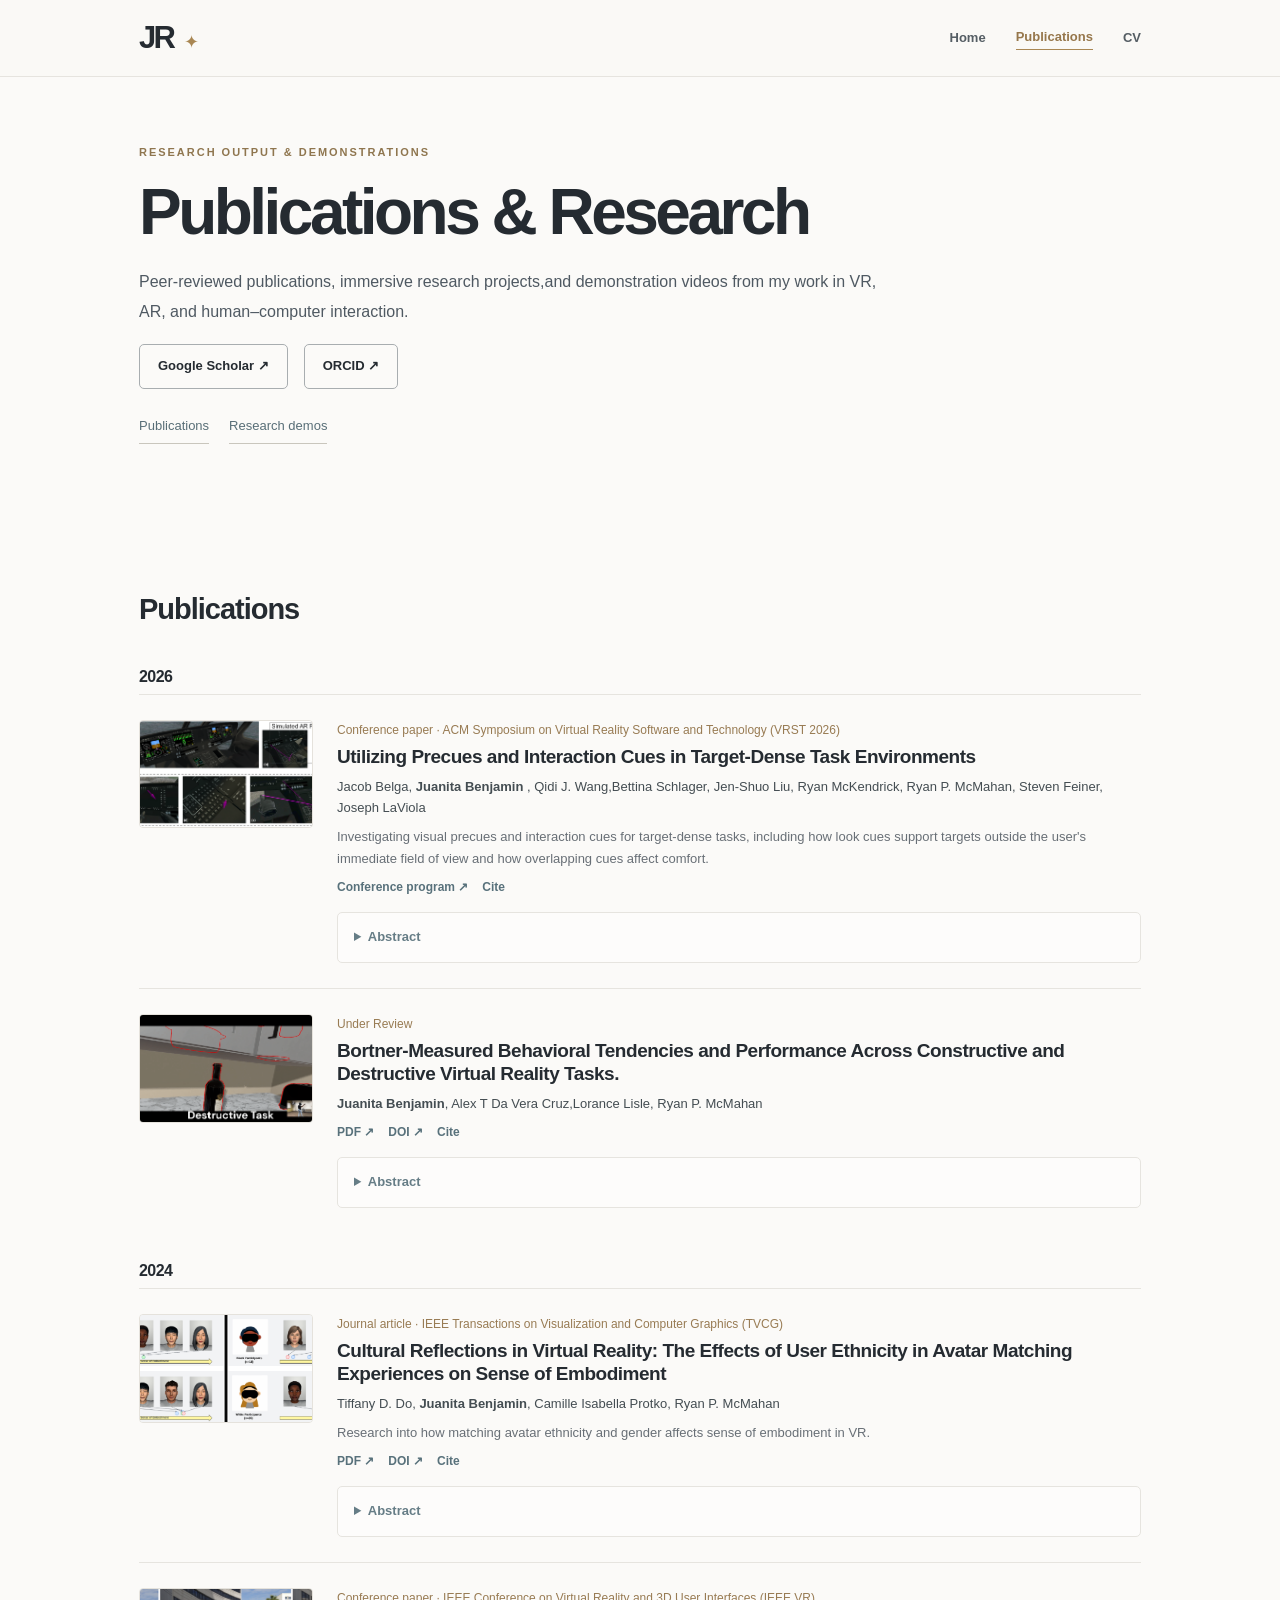
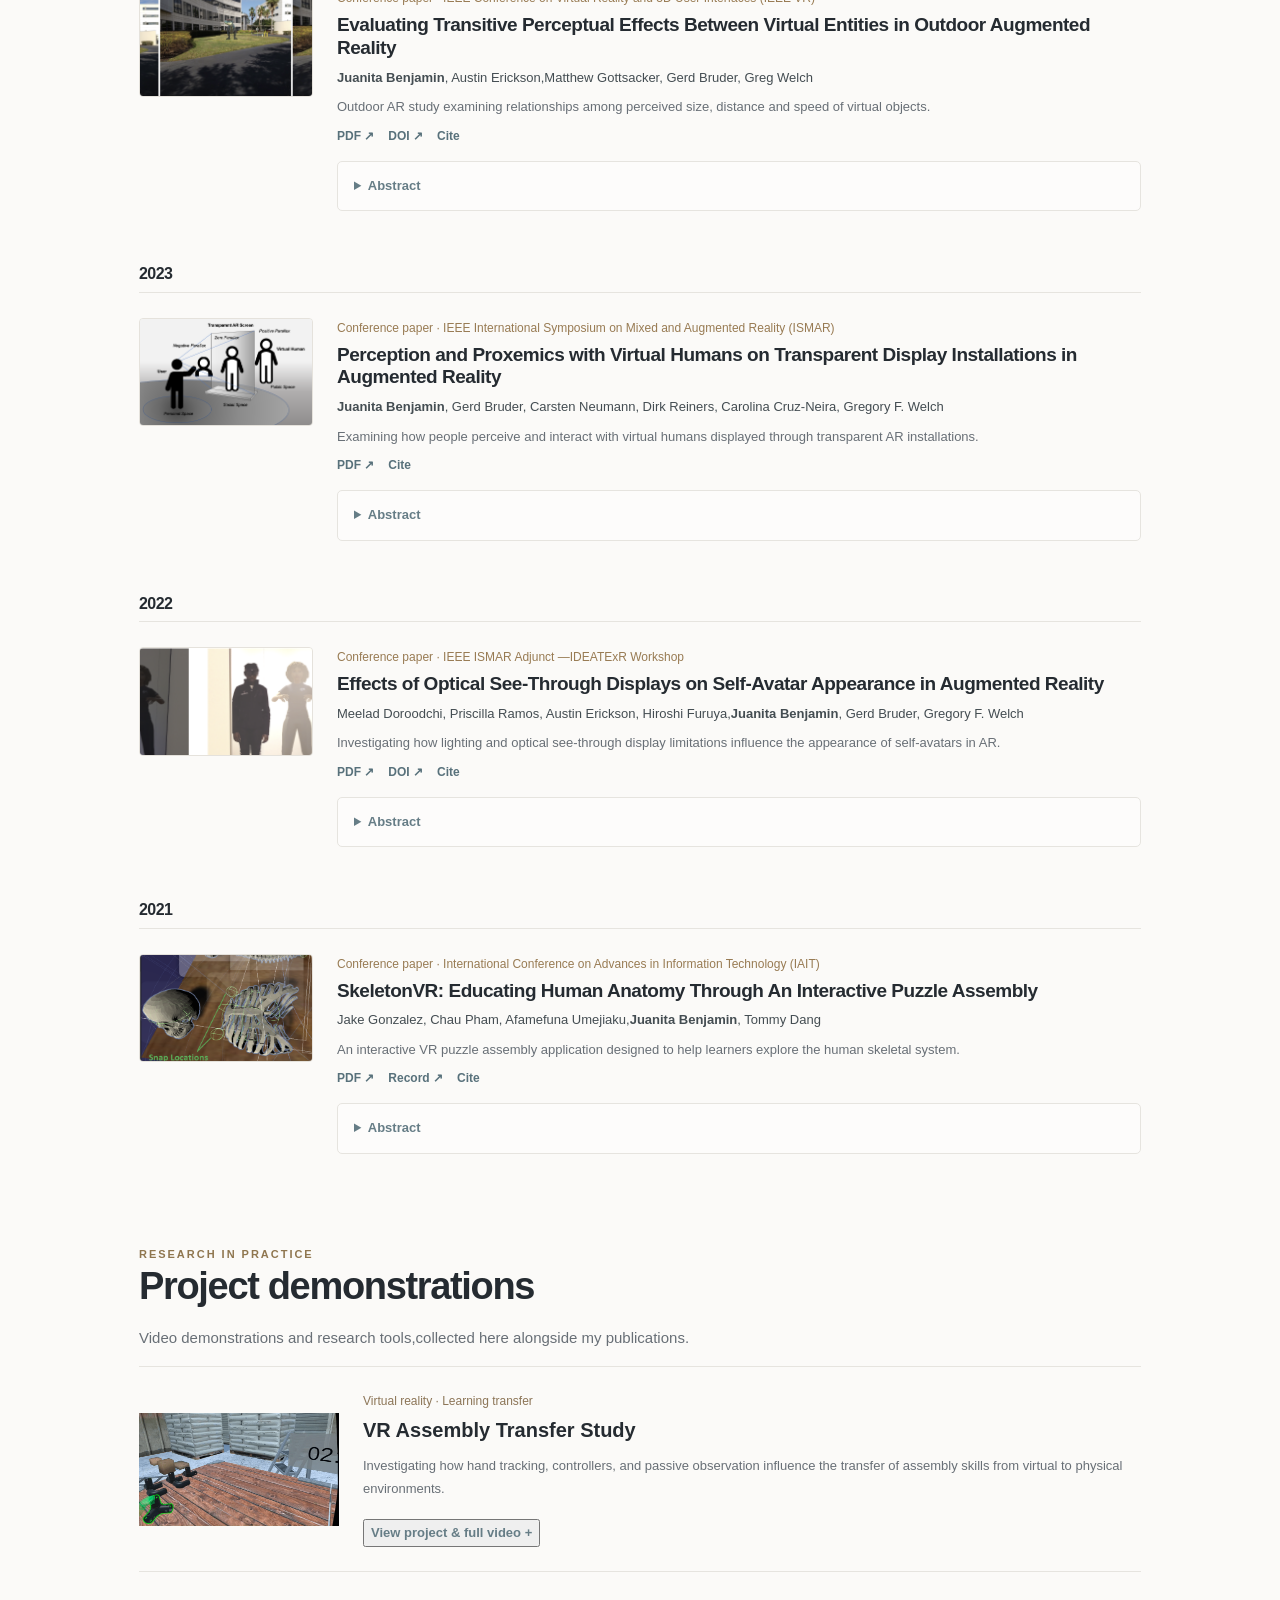
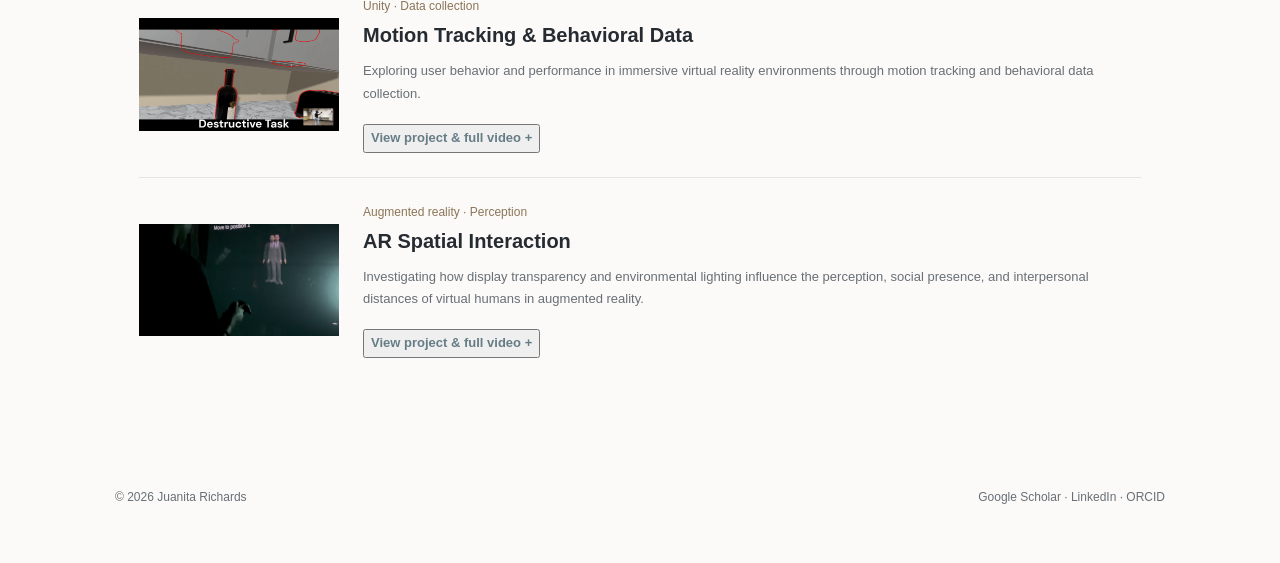
<file: Publications.html>
<!DOCTYPE html>
<html lang="en">
 <head>
  <meta charset="utf-8"/>
  <meta content="width=device-width, initial-scale=1" name="viewport"/>
  <title>
   Publications &amp; Research | Juanita Richards
  </title>
  <meta content="Publications and research demonstrations in human-computer interaction, XR, VR and AR." name="description"/>
  <link href="https://fonts.googleapis.com" rel="preconnect"/>
  <link crossorigin="" href="https://fonts.gstatic.com" rel="preconnect"/>
  <link href="https://fonts.googleapis.com/css2?family=DM+Sans:wght@400;500;600;700&amp;family=Fraunces:opsz,wght@9..144,500;9..144,600&amp;display=swap" rel="stylesheet"/>
  <link href="css/style.css" rel="stylesheet"/>
  <link href="Files/Images/Icons/jr-favicon.svg" rel="icon" type="image/svg+xml"/>
  <link href="Files/Images/Icons/jr-favicon.png" rel="icon" type="image/png"/>
  <link href="Files/Images/Icons/jr-favicon.ico" rel="icon" sizes="any"/>
 </head>
 <body>
  <!-- NAVIGATION -->
  <header>
   <nav class="nav">
    <a aria-label="Juanita Richards home" class="logo" href="index.html">
     JR
     <span>
      ✦
     </span>
    </a>
    <div class="links">
     <a href="index.html">
      Home
     </a>
     <!-- <a href="index.html#about">
      About
     </a>
     <a href="index.html#research">
      Research -->
     </a>
     <a class="current" href="Publications.html">Publications</a>
     <a href="CV.html"> CV</a>
    </div>
   </nav>
  </header>
  <main class="wrap">
   <!-- PAGE INTRODUCTION -->
   <section class="section">
    <div class="eyebrow">Research output &amp; demonstrations
    </div>
    <h1 style="font-size:clamp(42px,5vw,65px);margin:12px 0 14px">
     Publications &amp; Research
    </h1>
    <p class="lead" style="max-width:760px">Peer-reviewed publications, immersive research projects,and demonstration videos from my work in VR, AR,
          and human&ndash;computer interaction.</p>
    <div class="buttons" style="margin-top:18px">
     <a class="button" href="https://scholar.google.com/citations?user=bNdyRPQAAAAJ&amp;hl=en" rel="noopener noreferrer" target="_blank"> Google Scholar &nearrow;</a>
     <a class="button" href="https://orcid.org/0000-0003-1308-6678" rel="noopener noreferrer" target="_blank">
      ORCID &nearrow; </a>
    </div>
    <nav aria-label="Browse research" class="paper-jump">
     <a href="#publications"> Publications</a>
     <a href="#research-demos">Research demos</a>
    </nav>
   </section>
   <!-- ===================================== -->
   <!-- PUBLICATIONS — NEWEST FIRST -->
   <!-- ===================================== -->
   <section class="papers-section" id="publications">
    <div class="paper-heading">
     <h2>Publications</h2>
    </div>
    <!-- ===================================== -->
    <!-- 2026 -->
    <!-- ===================================== -->
    <h3 class="publication-year-heading" style="font-size:16px; font-weight:650; margin:28px 0 8px;"> 2026</h3>
    <!-- PAPER-7 -->
    <article class="paper-entry" id="paper-7">
     <div class="paper-year"> 2026</div>
     <div class="paper-media" data-paper-media="7">
      <div aria-label="Publication visual placeholder" class="paper-media-placeholder">
       <span aria-hidden="true"> JR✦</span><small> Research visual</small>
      </div>
     </div>
     <div class="paper-body">
      <div class="paper-type">
       Conference paper &middot; ACM Symposium on Virtual Reality Software and Technology (VRST 2026)
      </div>
      <h3><a href="https://vrst.acm.org/vrst2026/program_papers/" rel="noopener noreferrer" target="_blank">Utilizing Precues and Interaction Cues in Target-Dense Task Environments </a></h3>
      <p class="paper-authors"> Jacob Belga, <strong> Juanita Benjamin </strong>, Qidi J. Wang,Bettina Schlager, Jen-Shuo Liu, Ryan McKendrick, Ryan P. McMahan, Steven Feiner, Joseph LaViola
      </p>
      <p class="paper-desc">Investigating visual precues and interaction cues for target-dense tasks, including how look cues support targets outside the user's
              immediate field of view and how overlapping cues affect comfort.</p>
      <div class="paper-actions">
       <a href="https://vrst.acm.org/vrst2026/program_papers/" rel="noopener noreferrer" target="_blank">Conference program &nearrow;</a>
       <button class="cite-button" data-paper="6" type="button"> Cite</button>
       <a aria-label="Permanent link to this paper" href="#paper-7">
        <!-- # Link -->
       </a>
      </div>
      <details class="paper-abstract" id="abstract-paper-7">
       <summary>Abstract</summary>
       <p>
       Interaction cues inform users of the potential actions to take in virtual experiences and are very commonly used across multiple extended reality applications. Precues, a sub-category of interaction cues, are cues that allow users to preview subsequent interactions they are able to take after they complete the current required interaction. 
       While numerous studies have studied both interaction cues and precues independently, there are very few studies that have investigated the potential benefits of combining interaction cues and precues within the same task context. 
       Therefore, we present a within-subject study (n = 43) investigating the effects of utilizing both interaction cues and precues in a procedural guidance task contextualized in a UH-60 Black Hawk helicopter. 
       The UH-60 Black Hawk helicopter context affords us the ability to investigate these cues in a target-dense environment in which interactable components are closely co-located. Our study results indicate that the presence of precues significantly improves task performance, especially when combined with a look interaction cue. 
       The results also reveal that more research on the relationship between interaction cues and precues needs to be conducted in a broader set of contexts and applications.
       </p>
      </details>
     </div>
    </article>
    <!-- PAPER-2 -->
    <article class="paper-entry" id="paper-2">
     <div class="paper-year"> 2026</div>
     <div class="paper-media" data-paper-media="2">
      <div aria-label="Publication visual placeholder" class="paper-media-placeholder">
       <span aria-hidden="true"> JR✦</span>
       <small> Research visual </small>
      </div>
     </div>
     <div class="paper-body">
      <div class="paper-type"> Under Review</div>
      <h3><a href="" rel="noopener noreferrer" target="_blank">Bortner-Measured Behavioral Tendencies and Performance Across Constructive and Destructive Virtual Reality Tasks.
       </a>
      </h3>
      <p class="paper-authors">
       <strong>Juanita Benjamin</strong>, Alex T Da Vera Cruz,Lorance Lisle, Ryan P. McMahan
      </p>
      <p class="paper-desc"></p>
      <div class="paper-actions">
       <a href="" rel="noopener noreferrer" target="_blank">PDF &nearrow;</a>
       <a href="" rel="noopener noreferrer" target="_blank"> DOI &nearrow;</a>
       <button class="cite-button" data-paper="1" type="button">
        Cite
       </button>
       <a aria-label="Permanent link to this paper" href="#paper-2">
        <!-- # Link -->
       </a>
      </div>
      <details class="paper-abstract" id="abstract-paper-2">
       <summary>Abstract
       </summary>
       <p>Abstract text will be added here. 
       </p>
      </details>
     </div>
     <!-- PUBLICATION 3 -->
    </article>
    <!-- ===================================== -->
    <!-- 2024 -->
    <!-- ===================================== -->
    <h3 class="publication-year-heading" style="font-size:16px; font-weight:650; margin:28px 0 8px;"> 2024</h3>
    <!-- PAPER-1 -->
    <article class="paper-entry" id="paper-1">
     <div class="paper-year">2024</div>
     <div class="paper-media" data-paper-media="1">
      <div aria-label="Publication visual placeholder" class="paper-media-placeholder">
       <span aria-hidden="true">JR✦</span>
       <small> Research visual </small>
      </div>
     </div>
     <div class="paper-body">
      <div class="paper-type">Journal article &middot; IEEE Transactions on Visualization and Computer Graphics (TVCG)
      </div>
      <h3> <a href="https://doi.org/10.1109/TVCG.2024.3456196" rel="noopener noreferrer" target="_blank">
        Cultural Reflections in Virtual Reality: The Effects of User Ethnicity in Avatar Matching Experiences on Sense of Embodiment</a>
      </h3>
      <p class="paper-authors">Tiffany D. Do, <strong>Juanita Benjamin</strong>, Camille Isabella Protko, Ryan P. McMahan
      </p>
      <p class="paper-desc">Research into how matching avatar ethnicity and gender affects sense of embodiment in VR.
      </p>
      <div class="paper-actions">
       <a href="https://ieeexplore.ieee.org/abstract/document/10669768" rel="noopener noreferrer" target="_blank"> PDF &nearrow;</a>
       <a href="https://doi.org/10.1109/TVCG.2024.3456196" rel="noopener noreferrer" target="_blank">DOI &nearrow; </a>
       <button class="cite-button" data-paper="0" type="button">Cite </button>
       <a aria-label="Permanent link to this paper" href="#paper-1">
        <!-- # Link -->
       </a>
      </div>
      <details class="paper-abstract" id="abstract-paper-1">
       <summary>Abstract</summary>
       <p>Matching avatar characteristics to a user can impact sense of embodiment (SoE) in VR. However, 
        few studies have examined how participant demographics may interact with these matching effects. 
        We recruited a diverse and racially balanced sample of 78 participants to investigate the differences 
        among participant groups when embodying both demographically matched and unmatched avatars. 
        We found that participant ethnicity emerged as a significant factor, with Asian and Black 
        participants reporting lower total SoE compared to Hispanic participants. Furthermore, we found 
        that user ethnicity significantly influences ownership (a subscale of SoE), with Asian and Black 
        participants exhibiting stronger effects of matched avatar ethnicity compared to White participants. 
        Additionally, Hispanic participants showed no significant differences, suggesting complex dynamics 
        in ethnic-racial identity. Our results also reveal significant main effects of matched avatar ethnicity 
        and gender on SoE, indicating the importance of considering these factors in VR experiences. 
        These findings contribute valuable insights into understanding the complex dynamics shaping 
        VR experiences across different demographic groups.</p>
      </details>
     </div>
    </article>
    <!-- PAPER-3 -->
    <article class="paper-entry" id="paper-3">
     <div class="paper-year">2024</div>
     <div class="paper-media" data-paper-media="3">
      <div aria-label="Publication visual placeholder" class="paper-media-placeholder">
       <span aria-hidden="true">JR✦</span>
       <small>Research visual</small>
      </div>
     </div>
     <div class="paper-body">
      <div class="paper-type">Conference paper &middot; IEEE Conference on Virtual Reality and 3D User Interfaces (IEEE VR)
      </div>
      <h3><a href="https://doi.org/10.1109/VR58804.2024.00082" rel="noopener noreferrer" target="_blank">
        Evaluating Transitive Perceptual Effects Between Virtual Entities in Outdoor Augmented Reality </a>
      </h3>
      <p class="paper-authors">
       <strong>Juanita Benjamin</strong>, Austin Erickson,Matthew Gottsacker, Gerd Bruder, Greg Welch
      </p>
      <p class="paper-desc">Outdoor AR study examining relationships among perceived size, distance and speed of virtual objects.
      </p>
      <div class="paper-actions">
       <a href="https://sreal.ucf.edu/wp-content/uploads/2024/02/Benjamin2024.pdf" rel="noopener noreferrer" target="_blank"> PDF &nearrow;</a>
       <a href="https://doi.org/10.1109/VR58804.2024.00082" rel="noopener noreferrer" target="_blank">
        DOI &nearrow;
       </a>
       <button class="cite-button" data-paper="2" type="button"> Cite </button>
       <a aria-label="Permanent link to this paper" href="#paper-3">
        <!-- # Link -->
       </a>
      </div>
      <details class="paper-abstract" id="abstract-paper-3">
       <summary> Abstract </summary>
       <p> Augmented reality (AR) head-mounted displays (HMDs) provide
          users with a view in which digital content is blended spatially with
          the outside world. However, one critical issue faced with such
          display technologies is misperception, i.e., perceptions of computergenerated content that differs from our human perception of other
          real-world objects or entities. Misperception can lead to mistrust in
          these systems and negative impacts in a variety of application fields.
          Although there is a considerable amount of research investigating
          either size, distance, or speed misperception in AR, far less is known
          about the relationships between these aspects.
          In this paper, we present an outdoor AR experiment (N=20) using
          a HoloLens 2 HMD. Participants estimated size, distance, and speed
          of Familiar and Unfamiliar outdoor animals at three distances (30,
          60, 90 meters). To investigate whether providing information about
          one aspect may influence another, we divided our experiment into
          three phases. In Phase I, participants estimated the three aspects
          without any provided information. In Phase II, participants were
          given accurate size information, then asked to estimate distance and
          speed. In Phase III, participants were given accurate distance and
          size information, then asked to estimate speed.
          Our results show that estimates of speed in particular of the
          Unfamiliar animals benefited from provided size information, while
          speed estimates of all animals benefited from provided distance
          information. We found no support for the assumption that distance
          estimates benefited from provided size information.</p>
      </details>
     </div>
    </article>
    <!-- ===================================== -->
    <!-- 2023 -->
    <!-- ===================================== -->
    <h3 class="publication-year-heading" style="font-size:16px; font-weight:650; margin:28px 0 8px;">2023</h3>
    <!-- PAPER-4 -->
    <article class="paper-entry" id="paper-4">
     <div class="paper-year">2023</div>
     <div class="paper-media" data-paper-media="4">
      <div aria-label="Publication visual placeholder" class="paper-media-placeholder">
       <span aria-hidden="true">JR✦</span>
       <small>Research visual</small>
      </div>
     </div>
     <div class="paper-body">
      <div class="paper-type">Conference paper &middot; IEEE International Symposium on Mixed and Augmented Reality (ISMAR)
      </div>
      <h3>
       <a href="https://sreal.ucf.edu/wp-content/uploads/2023/08/Perception-and-Proxemics-ISMAR-23-2.pdf" rel="noopener noreferrer" target="_blank">
        Perception and Proxemics with Virtual Humans on Transparent Display Installations in Augmented Reality
       </a>
      </h3>
      <p class="paper-authors"><strong>Juanita Benjamin</strong>, Gerd Bruder, Carsten Neumann, Dirk Reiners, Carolina Cruz-Neira, Gregory F. Welch
      </p>
      <p class="paper-desc">Examining how people perceive and interact with virtual humans displayed through transparent AR installations.
      </p>
      <div class="paper-actions">
       <a href="https://sreal.ucf.edu/wp-content/uploads/2023/08/Perception-and-Proxemics-ISMAR-23-2.pdf" rel="noopener noreferrer" target="_blank">
        PDF &nearrow;
       </a>
       <button class="cite-button" data-paper="3" type="button">Cite</button>
       <a aria-label="Permanent link to this paper" href="#paper-4">
        <!-- # Link -->
       </a>
      </div>
      <details class="paper-abstract" id="abstract-paper-4">
       <summary>Abstract</summary>
       <p>It is not uncommon for science fiction movies to portray futuristic
          user interfaces that can only be realized decades later with stateof-the-art technology. In this work, we present a prototypical augmented reality (AR) installation that was inspired by the movie The
          Time Machine (2002). It consists of a transparent screen that acts as
          a window through which users can see the stereoscopic projection of
          a three-dimensional virtual human (VH). However, there are some
          key differences between the vision of this technology and the way
          VHs on these displays are actually perceived. In particular, the additive light model of these displays causes darker VHs to appear more
          transparent, while light in the physical environment further increases
          transparency, which may affect the way VHs are perceived, to what
          degree they are trusted, and the distances one maintains from them
          in a spatial setting. In this paper, we present a user study in which we
          investigate how transparency in the scope of transparent AR screens
          affects the perception of a VH’s appearance, social presence with the
          VH, and the social space around users as defined by proxemics theory. Our results indicate that appearances are comparatively robust
          to transparency, while social presence improves in darker physical
          environments, and proxemic distances to the VH largely depend
          on one’s distance from the screen but are not noticeably affected
          by transparency. Overall, our results suggest that such transparent
          AR screens can be an effective technology for facilitating social
          interactions between users and VHs in a shared physical space</p>
      </details>
     </div>
    </article>
    <!-- ===================================== -->
    <!-- 2022 -->
    <!-- ===================================== -->
    <h3 class="publication-year-heading" style="font-size:16px; font-weight:650; margin:28px 0 8px;">2022</h3>
    <!-- PAPER-5 -->
    <article class="paper-entry" id="paper-5">
     <div class="paper-year">2022</div>
     <div class="paper-media" data-paper-media="5">
      <div aria-label="Publication visual placeholder" class="paper-media-placeholder">
       <span aria-hidden="true">JR✦</span>
       <small>Research visual</small>
      </div>
     </div>
     <div class="paper-body">
      <div class="paper-type">Conference paper &middot; IEEE ISMAR Adjunct &mdash;IDEATExR Workshop
      </div>
      <h3>
       <a href="https://doi.org/10.1109/ISMAR-Adjunct57072.2022.00077" rel="noopener noreferrer" target="_blank">
        Effects of Optical See-Through Displays on Self-Avatar Appearance in Augmented Reality</a>
      </h3>
      <p class="paper-authors">Meelad Doroodchi, Priscilla Ramos, Austin Erickson, Hiroshi Furuya,<strong>Juanita Benjamin</strong>, Gerd Bruder, Gregory F. Welch
      </p>
      <p class="paper-desc">Investigating how lighting and optical see-through display limitations influence the appearance of self-avatars in AR.
      </p>
      <div class="paper-actions">
       <a href="https://sreal.ucf.edu/wp-content/uploads/2022/10/IDEATExR2022_REU_Paper.pdf" rel="noopener noreferrer" target="_blank">
        PDF &nearrow;
       </a>
       <a href="https://doi.org/10.1109/ISMAR-Adjunct57072.2022.00077" rel="noopener noreferrer" target="_blank">DOI &nearrow; </a>
       <button class="cite-button" data-paper="4" type="button"> Cite</button>
       <a aria-label="Permanent link to this paper" href="#paper-5">
        <!-- # Link -->
       </a>
      </div>
      <details class="paper-abstract" id="abstract-paper-5">
       <summary>Abstract </summary>
       <p> Display technologies in the fields of virtual and augmented reality affect the appearance of human representations, 
        such as avatars used in telepresence or entertainment applications, based on the user’s current viewing conditions. 
        With changing viewing conditions, it is possible that the perceived appearance of one’s avatar changes in an unexpected or 
        undesired manner, which may change user behavior towards these avatars and cause frustration in using the AR display. 
        In this paper, we describe a user study (N=20) where participants saw themselves in a mirror standing next to their 
        own avatar through use of a HoloLens 2 optical see-through head-mounted display. Participants were tasked to match their avatar’s 
        appearance to their own under two environment lighting conditions (200 lux and 2,000 lux). Our results showed that the intensity 
        of environment lighting had a significant effect on participants selected skin colors for their avatars, where participants with 
        dark skin colors tended to make their avatar’s skin color lighter, nearly to the level of participants with light skin color. 
        Further, in particular female participants made their avatar’s hair color darker for the lighter environment lighting condition. 
        We discuss our results with a view on technological limitations and effects on the diversity of avatar representations on optical 
        see-through displays.</p>
      </details>
     </div>
    </article>
    <!-- ===================================== -->
    <!-- 2021 -->
    <!-- ===================================== -->
    <h3 class="publication-year-heading" style="font-size:16px; font-weight:650; margin:28px 0 8px;">2021</h3>
    <!-- PAPER-6 -->
    <article class="paper-entry" id="paper-6">
     <div class="paper-year">2021</div>
     <div class="paper-media" data-paper-media="6">
      <div aria-label="Publication visual placeholder" class="paper-media-placeholder">
       <span aria-hidden="true">JR ✦</span>
       <small>Research visual
       </small>
      </div>
     </div>
     <div class="paper-body">
      <div class="paper-type">Conference paper &middot; International Conference on Advances in Information Technology (IAIT)</div>
      <h3><a href="https://dblp.org/rec/conf/iait/GonzalezD21" rel="noopener noreferrer" target="_blank"> SkeletonVR: Educating Human Anatomy Through An Interactive Puzzle Assembly
       </a></h3>
      <p class="paper-authors">Jake Gonzalez, Chau Pham, Afamefuna Umejiaku,<strong>Juanita Benjamin</strong>, Tommy Dang</p>
      <p class="paper-desc">An interactive VR puzzle assembly application designed to help learners explore the human skeletal system. </p>
      <div class="paper-actions">
       <a href="https://www.iait-conf.org/2021/wp-content/uploads/2021/06/IAIT2021_BookOfAbstract.pdf" rel="noopener noreferrer" target="_blank"> PDF &nearrow; </a>
       <a href="https://dblp.org/rec/conf/iait/GonzalezD21" rel="noopener noreferrer" target="_blank">Record &nearrow;
       </a>
       <button class="cite-button" data-paper="5" type="button"> Cite </button>
       <a aria-label="Permanent link to this paper" href="#paper-6">
        <!-- # Link -->
       </a>
      </div>
      <details class="paper-abstract" id="abstract-paper-6">
       <summary>Abstract</summary>
       <p>This paper proposes SkeletonVR, a VR puzzle assembly application, to facilitate the education of the human 
          skeletal system. With the use of motion-tracked controllers, the application allows users to grab and assemble 
          bones within the virtual environment to learn about the location and orientation of the different bones within 
          a human skeleton while also educating them on the names of the bones being interacted with. We aim to bring 
          a new experience to users by providing an interactive and immersive environment that makes learning more 
          intriguing while also providing different difficulty modes to keep users engaged and challenged. We further 
          discuss students’ feedback in a VR class to identify the limitations of our approach and evaluate its usefulness. 
          While aiming at human anatomy, our interactive puzzle assembly application can be extended to other research 
          and application domains such as chemical compound structure assembly and structure-based drug design.</p>
      </details>
     </div>
    </article>
   </section>
   <!-- ===================================== -->
   <!-- RESEARCH DEMONSTRATIONS -->
   <!-- ===================================== -->
   <section class="section papers-section" id="research-demos">
    <div class="eyebrow"> Research in practice</div>
    <h2> Project demonstrations</h2>
    <p class="muted">Video demonstrations and research tools,collected here alongside my publications.</p>
    <!-- JavaScript automatically inserts videos here -->
    <div id="demo-list">
    </div>
   </section>
   <!-- ===================================== -->
   <!-- CITATION POPUP -->
   <!-- ===================================== -->
   <dialog aria-labelledby="cite-heading" class="citation-dialog" id="citation-dialog">
    <div class="citation-heading">
     <h2 id="cite-heading">Citation</h2>
     <button aria-label="Close citation" id="citation-close" type="button">✕</button>
    </div>
    <p>Copy a BibTeX citation for this paper.</p>
    <textarea aria-label="BibTeX citation" id="citation-content" readonly="" rows="10"></textarea>
    <div class="cite-actions">
     <button class="btn btn-primary" id="citation-copy" type="button">Copy BibTeX</button>
     <button class="btn btn-secondary" id="citation-dismiss" type="button">Close</button>
    </div>
   </dialog>
  </main>
  <!-- FOOTER -->
  <footer class="wrap footer">
   <span>
    &copy; 2026 Juanita Richards
   </span>
   <span>
    <a href="https://scholar.google.com/citations?user=bNdyRPQAAAAJ&amp;hl=en">Google Scholar</a>
    &middot;
    <a href="https://www.linkedin.com/in/juanita-richards-benjamin/">LinkedIn</a>
    &middot;
    <a href="https://orcid.org/0000-0003-1308-6678">ORCID</a>
   </span>
  </footer>
  <!-- JAVASCRIPT -->
  <script src="js/publications.js">
  </script>
  <script src="js/publication-media.js">
  </script>
  <script src="js/research-demos.js">
  </script>
  <script src="js/site.js">
  </script>
 </body>
</html>
</file>
<file: css/style.css>
:root{--paper:#faf9f6;--white:#fff;--ink:#252b31;--muted:#686f76;--line:#e6e4df;--accent:#667d86;--gold:#a98753;--max:1050px}*{box-sizing:border-box}html{scroll-behavior:smooth}body{margin:0;background:var(--paper);color:var(--ink);font:15px/1.75 'Inter',Arial,sans-serif}a{color:inherit;text-decoration:none}a:hover{color:#566f7b}button{font:inherit}header{position:sticky;top:0;z-index:10;background:rgba(250,249,246,.94);backdrop-filter:blur(12px);border-bottom:1px solid var(--line)}.nav{max-width:var(--max);margin:auto;min-height:76px;display:flex;align-items:center;justify-content:space-between;gap:22px;padding:0 24px}.logo{font:600 31px Georgia,serif;letter-spacing:-.08em}.logo span{color:var(--gold);margin-left:5px;font:18px Georgia}.links{display:flex;gap:30px;align-items:center;color:#555e64;font-size:13px;font-weight:600}.links a:hover{color:var(--gold)}.wrap{max-width:var(--max);padding:0 24px;margin:auto}.eyebrow{font-size:11px;letter-spacing:.18em;text-transform:uppercase;font-weight:700;color:#8f764f}h1,h2,h3{font-family:'Inter',Arial,sans-serif;line-height:1.18;font-weight:500}h1{font-size:clamp(45px,6vw,78px);letter-spacing:-.045em;margin:14px 0 20px}h2{font-size:clamp(28px,3.4vw,38px);margin:0 0 12px}h3{font-size:20px;margin:0 0 8px}.lead{font-size:16px;color:#4f5962;line-height:1.85}.muted{color:var(--muted)}.hero{display:grid;grid-template-columns:1.25fr .75fr;align-items:center;gap:75px;padding-top:93px;padding-bottom:100px}.intro{max-width:620px}.buttons{display:flex;gap:16px;flex-wrap:wrap;margin-top:30px}.button{border:1px solid #a8adb0;border-radius:5px;padding:10px 18px;font-size:13px;font-weight:700;display:inline-flex;align-items:center;gap:10px}.button.primary{background:var(--ink);border-color:var(--ink);color:white}.photo{border:1px solid #ddd8ce;background:#e9e5dd;aspect-ratio:4/5;display:grid;place-items:center;position:relative;overflow:hidden}.photo img{width:100%;height:100%;object-fit:cover;position:absolute;inset:0}.photo .placeholder{font:600 74px Georgia,serif;color:#a5a198;letter-spacing:-.1em}.photo small{position:absolute;bottom:12px;left:0;right:0;text-align:center;font-size:12px;color:#746e63;background:#e9e5ddbf}.divider{border-top:1px solid var(--line)}.section{padding:66px 0 70px}.section-head{display:flex;justify-content:space-between;align-items:baseline;gap:20px;margin-bottom:24px}.more{font-size:13px;color:#617984;font-weight:700}.about{display:grid;grid-template-columns:1fr 1.35fr;gap:60px}.tags{display:flex;gap:9px;flex-wrap:wrap;margin-top:24px}.tag{font-size:12px;border:1px solid #dddcd7;padding:5px 11px;border-radius:3px;color:#626a6e}.paper{display:grid;grid-template-columns:174px 1fr;gap:24px;padding:22px 0;border-top:1px solid var(--line)}.paper-media{width:100%;aspect-ratio:16/10;background:#eae8e2;display:flex;align-items:center;justify-content:center;color:#8c8d8a;font-size:12px;border:1px solid #e5e2dc;overflow:hidden}.paper-media img{width:100%;height:100%;object-fit:cover}.meta{font-size:12px;color:#8c7557;margin-bottom:6px}.paper h3{font-size:19px;margin:0 0 8px}.paper p{font-size:13px;line-height:1.6;margin:0 0 10px;color:var(--muted)}.actions{display:flex;gap:18px;font-size:12px;font-weight:700;color:#58717b}.project-grid{display:grid;grid-template-columns:repeat(3,minmax(0,1fr));gap:20px}.project{border-top:1px solid var(--line);padding-top:15px}.visual{aspect-ratio:16/10;background:#eceae5;border:1px solid #e1dfd9;display:flex;align-items:center;justify-content:center;color:#85817a;font-size:13px;margin-bottom:17px;position:relative}.visual .play{display:grid;place-items:center;width:42px;height:42px;border:1px solid #7f878a;border-radius:100%;font-size:18px}.project h3{font-size:20px}.project p{font-size:13px;color:var(--muted);line-height:1.65}.footer{padding:35px 0 55px;display:flex;justify-content:space-between;gap:15px;font-size:12px;color:var(--muted)}.note{font-size:12px;color:#7a7b76;margin-top:8px}.subtle{background:#f1efeb;padding:34px 36px;border:1px solid #eae6de}.menu{display:none}@media(max-width:750px){.links{gap:14px;flex-wrap:wrap;justify-content:flex-end}.nav{align-items:flex-start;padding-top:17px;padding-bottom:17px}.hero{grid-template-columns:1fr;gap:35px;padding-top:55px;padding-bottom:60px}.photo{width:min(100%,340px)}.about{grid-template-columns:1fr;gap:8px}.project-grid{grid-template-columns:1fr 1fr}.paper{grid-template-columns:130px 1fr;gap:15px}}@media(max-width:480px){.links{font-size:11px;gap:10px}.project-grid{grid-template-columns:1fr}.paper{grid-template-columns:1fr}.paper-media{max-width:220px}.footer{flex-direction:column}.section{padding:48px 0}.subtle{padding:24px}}

/* Refined interaction & merged publication layout */
:root{--paper:#fbfaf8;--gold:#a98753}body{overflow-x:hidden}a,button{transition:color .22s ease,background-color .22s ease,border-color .22s ease,transform .28s ease}a:focus-visible,button:focus-visible{outline:2px solid #6b7e85;outline-offset:4px}.button:hover{transform:translateY(-2px)}.photo{border-radius:5px}.photo img{transition:transform .8s cubic-bezier(.2,.7,.2,1),filter .8s}.photo:hover img{transform:scale(1.045);filter:saturate(1.08)}.paper-media{border-radius:4px}.paper-media img,.paper-media video{width:100%;height:100%;object-fit:cover}.paper-media iframe{width:100%;height:100%;border:0}.paper-media img{transition:transform .5s}.paper:hover .paper-media img{transform:scale(1.04)}.paper{grid-template-columns:174px 1fr}.paper .paper-authors{color:#444d52;margin:3px 0 6px}.paper .paper-desc{margin-bottom:10px}.papers-section{scroll-margin-top:105px}.paper-actions{display:flex;flex-wrap:wrap;gap:14px;align-items:center;font-size:12px;font-weight:700;color:#58717b}.paper-actions button{border:0;background:transparent;padding:0;cursor:pointer;color:inherit;font-weight:700}.paper-actions a:hover,.paper-actions button:hover{color:var(--gold)}.paper-media-placeholder{text-align:center;line-height:1.5}.paper-media-placeholder span{font:500 33px Georgia,serif;color:#918a80;display:block}.paper-media-placeholder small{font-size:10px}.paper-jump{display:flex;gap:20px;flex-wrap:wrap;margin:26px 0 34px}.paper-jump a{color:#586e77;font-size:13px;border-bottom:1px solid #c9c6bd;padding-bottom:5px}.paper-heading{display:flex;align-items:baseline;justify-content:space-between;margin:44px 0 8px}.paper-heading h2{font-size:29px}.paper-year{display:none}.paper-type{font-size:12px;color:#987b53;margin:0 0 5px}.paper-entry{display:grid;grid-template-columns:174px 1fr;gap:24px;padding:25px 0;border-top:1px solid var(--line);scroll-margin-top:100px}.paper-entry .paper-media{align-self:start}.paper-entry h3{font-size:19px;margin:0 0 7px}.paper-entry p{font-size:13px;line-height:1.65;margin:0 0 8px;color:var(--muted)}.paper-entry .paper-authors{color:#444d52}.research-demo{display:grid;grid-template-columns:200px 1fr;gap:24px;border-top:1px solid var(--line);padding:24px 0}.research-demo .media{aspect-ratio:16/9;background:#eae8e2;display:grid;place-items:center;overflow:hidden}.research-demo .media iframe,.research-demo .media video{width:100%;height:100%;border:0;object-fit:cover}.research-demo h3{font-size:20px}.research-demo p{color:var(--muted);font-size:13px}.caption{font-size:11px;color:var(--muted);margin-top:5px}.reveal{opacity:0;transform:translateY(18px);transition:opacity .65s ease, transform .65s ease}.reveal.visible{opacity:1;transform:none}.citation-dialog{border:1px solid var(--line);border-radius:7px;padding:24px;max-width:min(640px,95vw);width:100%;box-shadow:0 20px 70px #0002}.citation-dialog::backdrop{background:#1720287d}.citation-heading,.cite-actions{display:flex;align-items:center;justify-content:space-between;gap:15px}.citation-heading button{background:none;border:0;cursor:pointer}.citation-dialog textarea{display:block;width:100%;padding:12px;margin:15px 0;min-height:200px;font:12px/1.6 monospace}.site-note{color:var(--muted);font-size:12px}.links .current{color:#96774b;border-bottom:1px solid var(--gold)}@media(max-width:750px){.research-demo{grid-template-columns:160px 1fr}.paper-entry{grid-template-columns:130px 1fr;gap:15px}}@media(max-width:480px){.paper-entry,.research-demo{grid-template-columns:1fr}.paper-entry .paper-media,.research-demo .media{width:min(100%,300px)}.nav{gap:10px}.links{gap:12px}}@media(prefers-reduced-motion:reduce){*,*::before,*::after{scroll-behavior:auto!important;transition:none!important;animation:none!important}.reveal{opacity:1;transform:none}}

/* Nels-inspired clean sans-serif typography refresh */
h1,h2,h3 {font-family:'Inter',Arial,sans-serif;font-weight:650;letter-spacing:-.035em;line-height:1.2;}
h1 {letter-spacing:-.055em;}
.paper-entry h3,.paper h3,.research-demo h3 {font-weight:620;letter-spacing:-.025em;}
.logo {font-family:'Inter',Arial,sans-serif;font-weight:700;letter-spacing:-.085em;}
.logo span {font-family:'Inter',Arial,sans-serif;}
.paper-media-placeholder span,.photo .placeholder {font-family:'Inter',Arial,sans-serif;}


/* Project detail pages and paper abstracts */
.paper-abstract { margin-top: 14px; padding: 13px 16px; border: 1px solid var(--line); border-radius: 5px; background: rgba(255,255,255,.5); }
.paper-abstract summary { color: var(--accent); font-size: 13px; font-weight: 700; cursor: pointer; }
.paper-abstract[open] summary { margin-bottom: 10px; }
.paper-abstract p { margin: 0; color: var(--muted); line-height: 1.7; }
.project-detail-page { padding-top: 36px; padding-bottom: 90px; }
.project-back, .project-view-link { color: var(--accent); font-size: 13px; font-weight: 700; }
.project-detail-page h1 { font-size: clamp(34px,5vw,60px); max-width: 880px; margin: 16px 0; }
.project-detail-page .eyebrow { margin-top: 36px; }
.project-detail-page .lead { max-width: 780px; }
.project-full-media { width: 100%; max-width: 900px; aspect-ratio: 16 / 9; margin: 28px 0 48px; background: #ebe9e3; overflow: hidden; display: grid; place-items: center; }
.project-full-media iframe, .project-full-media video, .project-full-media img { display: block; width: 100%; height: 100%; border: 0; object-fit: contain; }
.project-detail-text { max-width: 800px; color: var(--muted); }
.research-demo-preview { display: block; overflow: hidden; }
.research-demo .media img { width: 100%; height: 100%; display: block; object-fit: cover; transition: transform .4s ease; }
.research-demo-preview:hover img { transform: scale(1.04); }
.project-view-link { display: inline-block; margin-top: 5px; }
@media (max-width: 480px) { .project-detail-page { padding-top: 22px; } }


/* Inline project expansion on the Publications page */
.research-demo-preview { width:100%; padding:0; border:0; background:transparent; cursor:pointer; text-align:left; }
.project-title-button { padding:0; border:0; background:none; color:inherit; font:inherit; font-weight:inherit; text-align:left; cursor:pointer; }
.project-title-button:hover { color:var(--accent); }
.project-inline-detail { grid-column:1/-1; padding:12px 0 22px; }
.project-inline-detail[hidden] { display:none; }
.project-inline-detail .project-full-media { width:100%; max-width:760px; aspect-ratio:16/9; margin:0 0 23px; background:#eceae5; overflow:hidden; }
.project-inline-detail .project-full-media iframe,
.project-inline-detail .project-full-media video,
.project-inline-detail .project-full-media img { display:block; width:100%; height:100%; border:0; object-fit:contain; }
.project-inline-detail h4 { margin:0 0 8px; font-size:17px; }
.project-inline-detail p { max-width:760px; color:var(--muted); font-size:14px; line-height:1.75; }
.research-demo-preview:focus-visible, .project-title-button:focus-visible { outline:2px solid var(--accent); outline-offset:4px; }
</file>
